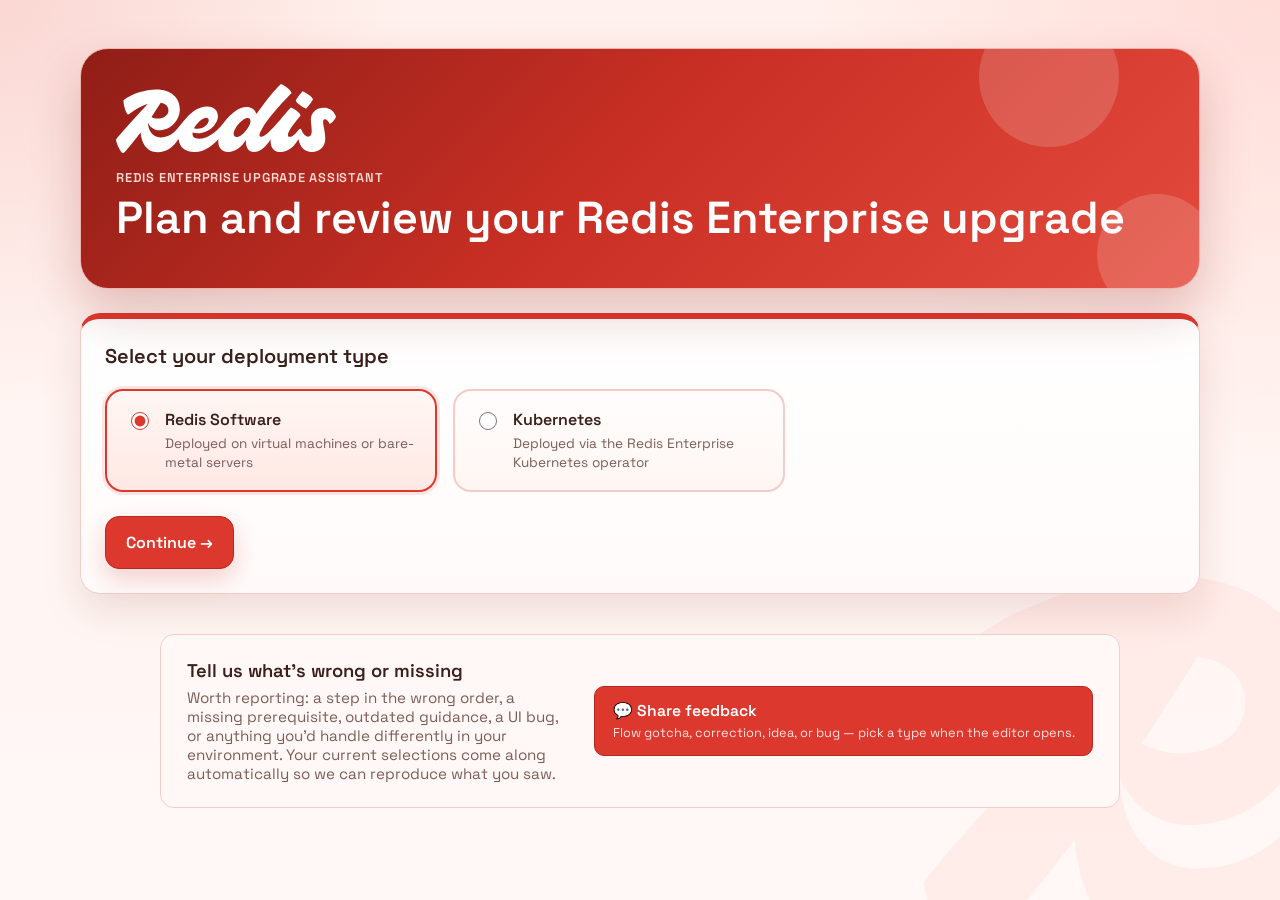
<file: index.html>
<!DOCTYPE html>
<html lang="en">
  <head>
    <meta charset="UTF-8" />
    <meta name="viewport" content="width=device-width, initial-scale=1.0" />
    <title>Redis Enterprise Upgrade Pathfinder</title>
    <link rel="stylesheet" href="styles.css" />
  </head>
  <body>
    <main class="page-shell">
      <section class="hero">
        <img
          class="hero-logo"
          src="./assets/images/SVG/Redis_Logo_White_RGB.svg"
          alt="Redis"
        />
        <p class="eyebrow">Redis Enterprise upgrade assistant</p>
        <h1>Plan and review your Redis Enterprise upgrade</h1>
      </section>

      <section class="card controls-card" aria-labelledby="landing-title">
        <div class="card-heading">
          <h2 id="landing-title">Select your deployment type</h2>
        </div>

        <div class="landing-options" role="radiogroup" aria-labelledby="landing-title">
          <label class="landing-option">
            <input type="radio" name="deployment-type" value="redis-software" checked />
            <span class="landing-option-body">
              <span class="landing-option-title">Redis Software</span>
              <span class="landing-option-description">Deployed on virtual machines or bare-metal servers</span>
            </span>
          </label>
          <label class="landing-option">
            <input type="radio" name="deployment-type" value="kubernetes" />
            <span class="landing-option-body">
              <span class="landing-option-title">Kubernetes</span>
              <span class="landing-option-description">Deployed via the Redis Enterprise Kubernetes operator</span>
            </span>
          </label>
        </div>

        <div class="form-actions" style="margin-top: 1.5rem;">
          <button id="continue-button" class="primary-button" type="button">Continue →</button>
        </div>
      </section>
    </main>

    <script>
      document.getElementById('continue-button').addEventListener('click', function () {
        const selected = document.querySelector('input[name="deployment-type"]:checked');
        if (!selected) return;
        sessionStorage.removeItem('pathfinder_selections');
        window.location.href = selected.value === 'kubernetes' ? 'kubernetes.html' : 'redis-software.html';
      });
    </script>
    <!-- feedback-form-trial: remove this line to disable the feedback widget -->
    <script type="module" src="feedback.js"></script>
  </body>
</html>
</file>
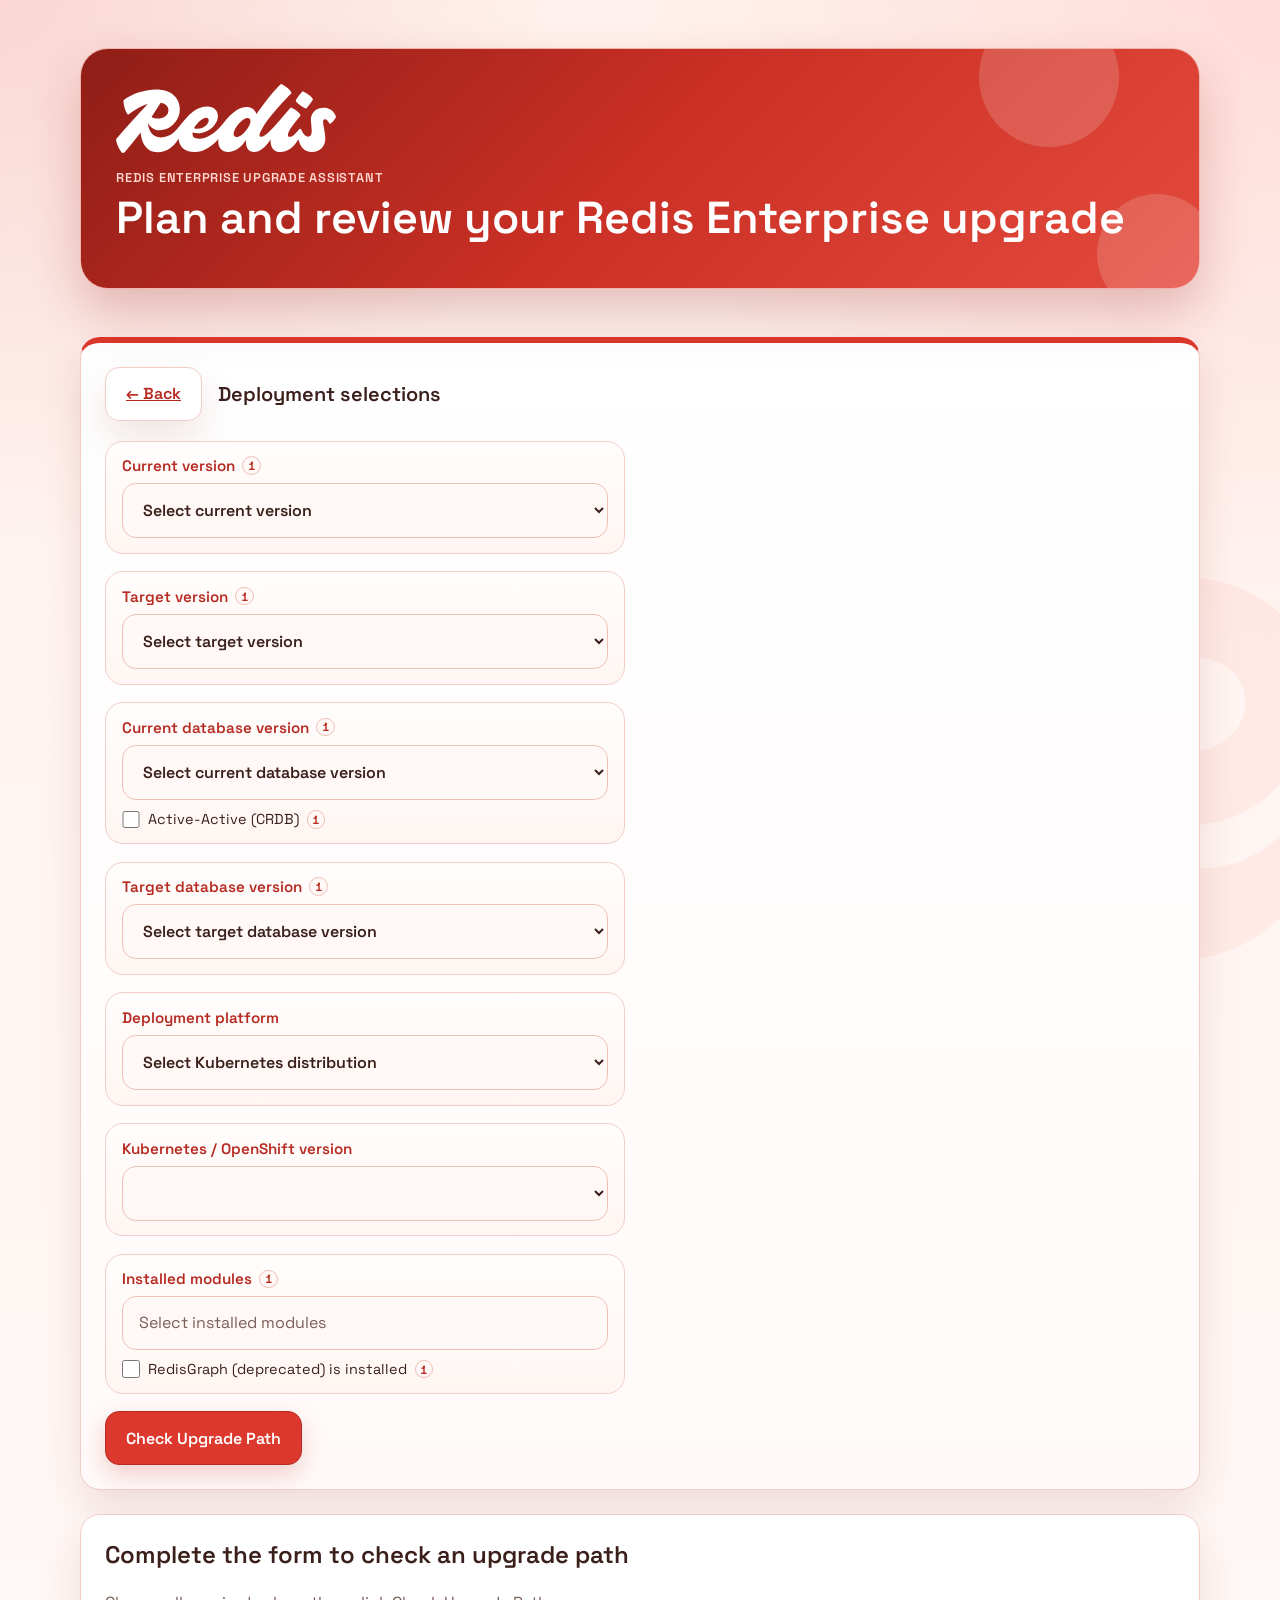
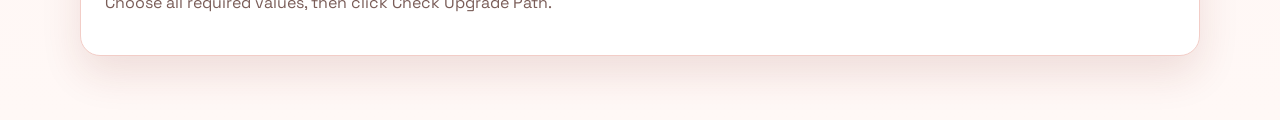
<file: kubernetes.html>
<!DOCTYPE html>
<html lang="en">
  <head>
    <meta charset="UTF-8" />
    <meta name="viewport" content="width=device-width, initial-scale=1.0" />
    <title>Kubernetes Upgrade · Redis Enterprise Upgrade Pathfinder</title>
    <link rel="stylesheet" href="styles.css" />
  </head>
  <body data-page-type="kubernetes">
    <main class="page-shell">
      <section id="form-view" class="view-stack">
        <section class="hero">
          <img
            class="hero-logo"
            src="./assets/images/SVG/Redis_Logo_White_RGB.svg"
            alt="Redis"
          />
          <p class="eyebrow">Redis Enterprise upgrade assistant</p>
          <h1>Plan and review your Redis Enterprise upgrade</h1>
        </section>

        <section class="card controls-card" aria-labelledby="controls-title">
          <div class="card-heading">
            <a href="index.html" class="secondary-button">← Back</a>
            <h2 id="controls-title">Deployment selections</h2>
          </div>

          <form class="controls-grid" aria-label="Upgrade selections">
          <div class="field field-with-help">
            <div class="field-label-row">
              <label for="source-version" class="field-label">Current version</label>
              <button
                type="button"
                class="field-help-toggle"
                aria-label="How to find the current cluster version"
                aria-controls="source-version-help"
                aria-expanded="false"
              >
                i
              </button>
            </div>
            <select id="source-version"></select>
            <p id="source-version-eol" class="field-eol-hint" hidden></p>
            <aside id="source-version-help" class="field-help-panel" hidden>
              Check the current cluster version with <a href="https://redis.io/docs/latest/operate/rs/references/cli-utilities/rladmin/status/" target="_blank" rel="noreferrer">rladmin status</a> or <a href="https://redis.io/docs/latest/operate/rs/references/rest-api/" target="_blank" rel="noreferrer">REST API</a>
              <code class="field-command">curl -k -u &lt;user&gt;:&lt;password&gt; https://&lt;cluster-host&gt;:9443/v1/nodes | jq -r '.[0].software_version'</code>
              <span class="field-example">Example returned software_version: 7.22.2-41</span>
            </aside>
          </div>

          <div class="field field-with-help">
            <div class="field-label-row">
              <label for="target-version" class="field-label">Target version</label>
              <button
                type="button"
                class="field-help-toggle"
                aria-label="How to choose the target cluster version"
                aria-controls="target-version-help"
                aria-expanded="false"
              >
                i
              </button>
            </div>
            <select id="target-version"></select>
            <aside id="target-version-help" class="field-help-panel" hidden>
              Check <a href="https://redis.io/docs/latest/operate/kubernetes/release-notes/" target="_blank" rel="noreferrer">Redis Enterprise for Kubernetes release notes</a> for the version you plan to upgrade to so you can review version-specific changes and upgrade considerations
            </aside>
          </div>

          <div class="field field-with-help">
            <div class="field-label-row">
              <label for="database-version" class="field-label">Current database version</label>
              <button
                type="button"
                class="field-help-toggle"
                aria-label="How to choose the current database version"
                aria-controls="database-version-help"
                aria-expanded="false"
              >
                i
              </button>
            </div>
            <select id="database-version"></select>
            <aside id="database-version-help" class="field-help-panel field-help-panel-wide" hidden>
              Check the current database version with <a href="https://redis.io/docs/latest/operate/rs/references/cli-utilities/rladmin/status/" target="_blank" rel="noreferrer">rladmin status extra all</a> or <a href="https://redis.io/docs/latest/operate/rs/references/rest-api/" target="_blank" rel="noreferrer">REST API</a>
              <code class="field-command">curl -k -u &lt;user&gt;:&lt;password&gt; https://&lt;cluster-host&gt;:9443/v1/bdbs | jq '.[] | {name, uid, redis_version}'</code>
              <span class="field-example">Example returned redis_version: 7.4.3</span>
            </aside>
            <div class="active-active-row">
              <label class="active-active-label">
                <input type="checkbox" id="active-active" />
                Active-Active (CRDB)
              </label>
              <button
                type="button"
                class="field-help-toggle"
                aria-label="What is Active-Active (CRDB)"
                aria-controls="active-active-help"
                aria-expanded="false"
              >
                i
              </button>
            </div>
            <aside id="active-active-help" class="field-help-panel field-help-panel-wide" hidden>
              <span>Active-Active databases, also known as CRDB (Conflict-free Replicated Databases), replicate data across multiple Redis Enterprise clusters in different geographic locations. Each participating cluster holds a full copy of the data and can accept both read and write operations locally.</span>
              <span>Upgrading an Active-Active deployment requires a dedicated procedure that coordinates the upgrade across all participating clusters. All clusters must be upgraded to the target Redis Enterprise version before the CRDB configuration itself is upgraded.</span>
            </aside>
          </div>

          <div class="field field-with-help">
            <div class="field-label-row">
              <label for="target-database-version" class="field-label">Target database version</label>
              <button
                type="button"
                class="field-help-toggle"
                aria-label="How to choose the target database version"
                aria-controls="target-database-version-help"
                aria-expanded="false"
              >
                i
              </button>
            </div>
            <select id="target-database-version"></select>
            <aside id="target-database-version-help" class="field-help-panel field-help-panel-wide" hidden>
              The database version you plan to run after the upgrade. Only versions bundled with your target Redis Enterprise version and newer than your current database are offered. Pathfinder reports the Redis Community Edition breaking changes introduced across this jump so you can review command and behavior changes before upgrading.
            </aside>
          </div>

          <div id="k8s-distribution-field" class="field">
            <label for="k8s-distribution" class="field-label">Deployment platform</label>
            <select id="k8s-distribution"></select>
          </div>

          <div id="k8s-version-field" class="field" hidden>
            <label for="k8s-version" class="field-label">Kubernetes / OpenShift version</label>
            <select id="k8s-version"></select>
          </div>


          <div class="field field-with-help">
            <div class="field-label-row">
              <span id="installed-modules-label" class="field-label">Installed modules</span>
              <button
                type="button"
                class="field-help-toggle"
                aria-label="How to find installed modules"
                aria-controls="installed-modules-help"
                aria-expanded="false"
              >
                i
              </button>
            </div>
            <div
              id="installed-modules"
              class="module-selector"
              role="group"
              aria-labelledby="installed-modules-label"
              aria-disabled="true"
            ></div>
            <aside id="installed-modules-help" class="field-help-panel field-help-panel-wide" hidden>
              Check installed modules with <a href="https://redis.io/docs/latest/operate/rs/references/rest-api/" target="_blank" rel="noreferrer">REST API</a>
              <code class="field-command">curl -k -u &lt;user&gt;:&lt;password&gt; https://&lt;cluster-host&gt;:9443/v1/bdbs | jq '.[] | {name, uid, redis_version, module_list}'</code>
            </aside>
            <div id="redis-graph-field">
              <div class="checkbox-row">
                <label class="checkbox-label">
                  <input type="checkbox" id="redis-graph" />
                  RedisGraph (deprecated) is installed
                </label>
                <button
                  type="button"
                  class="field-help-toggle"
                  aria-label="Why RedisGraph matters for the upgrade"
                  aria-controls="redis-graph-help"
                  aria-expanded="false"
                >
                  i
                </button>
              </div>
              <aside id="redis-graph-help" class="field-help-panel field-help-panel-wide" hidden>
                <span>RedisGraph is end-of-life: Redis ended support for it on January 31, 2025. Tick this if any database has the <code>graph</code> module.</span>
              </aside>
            </div>
          </div>

            <div class="form-actions">
              <button id="update-guide" class="primary-button" type="button">Check Upgrade Path</button>
            </div>
          </form>
        </section>

        <section id="form-output" class="guide-output" aria-live="polite"></section>
      </section>
    </main>

    <script type="module" src="app.js"></script>
  </body>
</html>
</file>
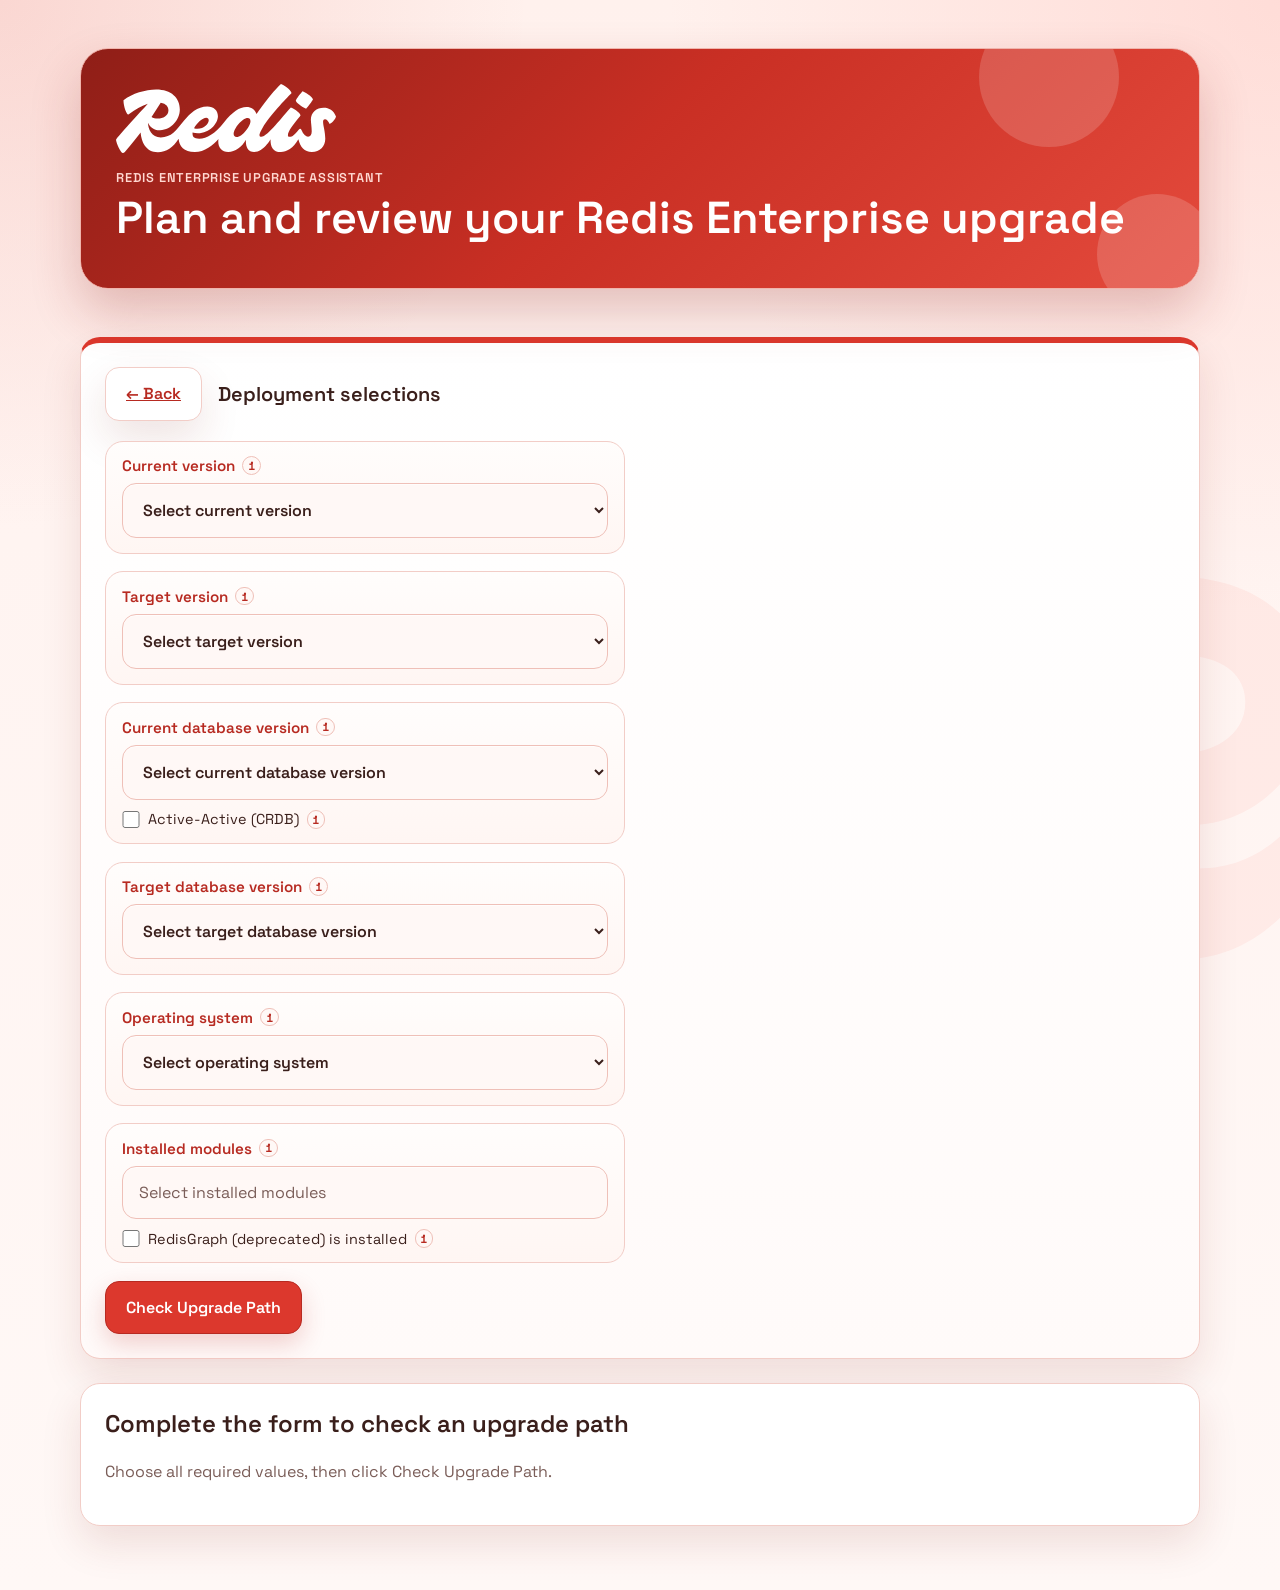
<file: redis-software.html>
<!DOCTYPE html>
<html lang="en">
  <head>
    <meta charset="UTF-8" />
    <meta name="viewport" content="width=device-width, initial-scale=1.0" />
    <title>Redis Software Upgrade · Redis Enterprise Upgrade Pathfinder</title>
    <link rel="stylesheet" href="styles.css" />
  </head>
  <body data-page-type="redis-software">
    <main class="page-shell">
      <section id="form-view" class="view-stack">
        <section class="hero">
          <img
            class="hero-logo"
            src="./assets/images/SVG/Redis_Logo_White_RGB.svg"
            alt="Redis"
          />
          <p class="eyebrow">Redis Enterprise upgrade assistant</p>
          <h1>Plan and review your Redis Enterprise upgrade</h1>
        </section>

        <section class="card controls-card" aria-labelledby="controls-title">
          <div class="card-heading">
            <a href="index.html" class="secondary-button">← Back</a>
            <h2 id="controls-title">Deployment selections</h2>
          </div>

          <form class="controls-grid" aria-label="Upgrade selections">
          <div class="field field-with-help">
            <div class="field-label-row">
              <label for="source-version" class="field-label">Current version</label>
              <button
                type="button"
                class="field-help-toggle"
                aria-label="How to find the current cluster version"
                aria-controls="source-version-help"
                aria-expanded="false"
              >
                i
              </button>
            </div>
            <select id="source-version"></select>
            <p id="source-version-eol" class="field-eol-hint" hidden></p>
            <aside id="source-version-help" class="field-help-panel" hidden>
              Check the current cluster version with <a href="https://redis.io/docs/latest/operate/rs/references/cli-utilities/rladmin/status/" target="_blank" rel="noreferrer">rladmin status</a> or <a href="https://redis.io/docs/latest/operate/rs/references/rest-api/" target="_blank" rel="noreferrer">REST API</a>
              <code class="field-command">curl -k -u &lt;user&gt;:&lt;password&gt; https://&lt;cluster-host&gt;:9443/v1/nodes | jq -r '.[0].software_version'</code>
              <span class="field-example">Example returned software_version: 7.22.2-41</span>
            </aside>
          </div>

          <div class="field field-with-help">
            <div class="field-label-row">
              <label for="target-version" class="field-label">Target version</label>
              <button
                type="button"
                class="field-help-toggle"
                aria-label="How to choose the target cluster version"
                aria-controls="target-version-help"
                aria-expanded="false"
              >
                i
              </button>
            </div>
            <select id="target-version"></select>
            <aside id="target-version-help" class="field-help-panel" hidden>
              Check <a href="https://redis.io/docs/latest/operate/rs/release-notes/" target="_blank" rel="noreferrer">Redis Enterprise release notes</a> for the version you plan to upgrade to so you can review version-specific changes and upgrade considerations
            </aside>
          </div>

          <div class="field field-with-help">
            <div class="field-label-row">
              <label for="database-version" class="field-label">Current database version</label>
              <button
                type="button"
                class="field-help-toggle"
                aria-label="How to choose the current database version"
                aria-controls="database-version-help"
                aria-expanded="false"
              >
                i
              </button>
            </div>
            <select id="database-version"></select>
            <aside id="database-version-help" class="field-help-panel field-help-panel-wide" hidden>
              Check the current database version with <a href="https://redis.io/docs/latest/operate/rs/references/cli-utilities/rladmin/status/" target="_blank" rel="noreferrer">rladmin status extra all</a> or <a href="https://redis.io/docs/latest/operate/rs/references/rest-api/" target="_blank" rel="noreferrer">REST API</a>
              <code class="field-command">curl -k -u &lt;user&gt;:&lt;password&gt; https://&lt;cluster-host&gt;:9443/v1/bdbs | jq '.[] | {name, uid, redis_version}'</code>
              <span class="field-example">Example returned redis_version: 7.4.3</span>
            </aside>
            <div class="active-active-row">
              <label class="active-active-label">
                <input type="checkbox" id="active-active" />
                Active-Active (CRDB)
              </label>
              <button
                type="button"
                class="field-help-toggle"
                aria-label="What is Active-Active (CRDB)"
                aria-controls="active-active-help"
                aria-expanded="false"
              >
                i
              </button>
            </div>
            <aside id="active-active-help" class="field-help-panel field-help-panel-wide" hidden>
              <span>Active-Active databases, also known as CRDB (Conflict-free Replicated Databases), replicate data across multiple Redis Enterprise clusters in different geographic locations. Each participating cluster holds a full copy of the data and can accept both read and write operations locally.</span>
              <span>Upgrading an Active-Active deployment requires a dedicated procedure that coordinates the upgrade across all participating clusters. All clusters must be upgraded to the target Redis Enterprise version before the CRDB configuration itself is upgraded.</span>
            </aside>
          </div>

          <div class="field field-with-help">
            <div class="field-label-row">
              <label for="target-database-version" class="field-label">Target database version</label>
              <button
                type="button"
                class="field-help-toggle"
                aria-label="How to choose the target database version"
                aria-controls="target-database-version-help"
                aria-expanded="false"
              >
                i
              </button>
            </div>
            <select id="target-database-version"></select>
            <aside id="target-database-version-help" class="field-help-panel field-help-panel-wide" hidden>
              The database version you plan to run after the upgrade. Only versions bundled with your target Redis Enterprise version and newer than your current database are offered. Pathfinder reports the Redis Community Edition breaking changes introduced across this jump so you can review command and behavior changes before upgrading.
            </aside>
          </div>

          <div id="os-field" class="field field-with-help">
            <div class="field-label-row">
              <label for="operating-system" class="field-label">Operating system</label>
              <button
                type="button"
                class="field-help-toggle"
                aria-label="How to find the operating system version"
                aria-controls="operating-system-help"
                aria-expanded="false"
              >
                i
              </button>
            </div>
            <select id="operating-system"></select>
            <aside id="operating-system-help" class="field-help-panel" hidden>
              <span>Check the OS version by running <code>cat /etc/os-release</code></span>
              <span aria-hidden="true">&nbsp;</span>
              <span>Example output:</span>
              <span class="field-example">NAME="Ubuntu"</span>
              <span class="field-example">VERSION="22.04.4 LTS (Jammy Jellyfish)"</span>
              <span class="field-example">VERSION_ID="22.04"</span>
            </aside>
          </div>

          <div class="field field-with-help">
            <div class="field-label-row">
              <span id="installed-modules-label" class="field-label">Installed modules</span>
              <button
                type="button"
                class="field-help-toggle"
                aria-label="How to find installed modules"
                aria-controls="installed-modules-help"
                aria-expanded="false"
              >
                i
              </button>
            </div>
            <div
              id="installed-modules"
              class="module-selector"
              role="group"
              aria-labelledby="installed-modules-label"
              aria-disabled="true"
            ></div>
            <aside id="installed-modules-help" class="field-help-panel field-help-panel-wide" hidden>
              Check installed modules with <a href="https://redis.io/docs/latest/operate/rs/references/rest-api/" target="_blank" rel="noreferrer">REST API</a>
              <code class="field-command">curl -k -u &lt;user&gt;:&lt;password&gt; https://&lt;cluster-host&gt;:9443/v1/bdbs | jq '.[] | {name, uid, redis_version, module_list}'</code>
            </aside>
            <div id="redis-graph-field">
              <div class="checkbox-row">
                <label class="checkbox-label">
                  <input type="checkbox" id="redis-graph" />
                  RedisGraph (deprecated) is installed
                </label>
                <button
                  type="button"
                  class="field-help-toggle"
                  aria-label="Why RedisGraph matters for the upgrade"
                  aria-controls="redis-graph-help"
                  aria-expanded="false"
                >
                  i
                </button>
              </div>
              <aside id="redis-graph-help" class="field-help-panel field-help-panel-wide" hidden>
                <span>RedisGraph is end-of-life: Redis ended support for it on January 31, 2025. Tick this if any database has the <code>graph</code> module.</span>
              </aside>
            </div>
          </div>

            <div class="form-actions">
              <button id="update-guide" class="primary-button" type="button">Check Upgrade Path</button>
            </div>
          </form>
        </section>

        <section id="form-output" class="guide-output" aria-live="polite"></section>
      </section>
    </main>

    <script type="module" src="app.js"></script>
  </body>
</html>
</file>
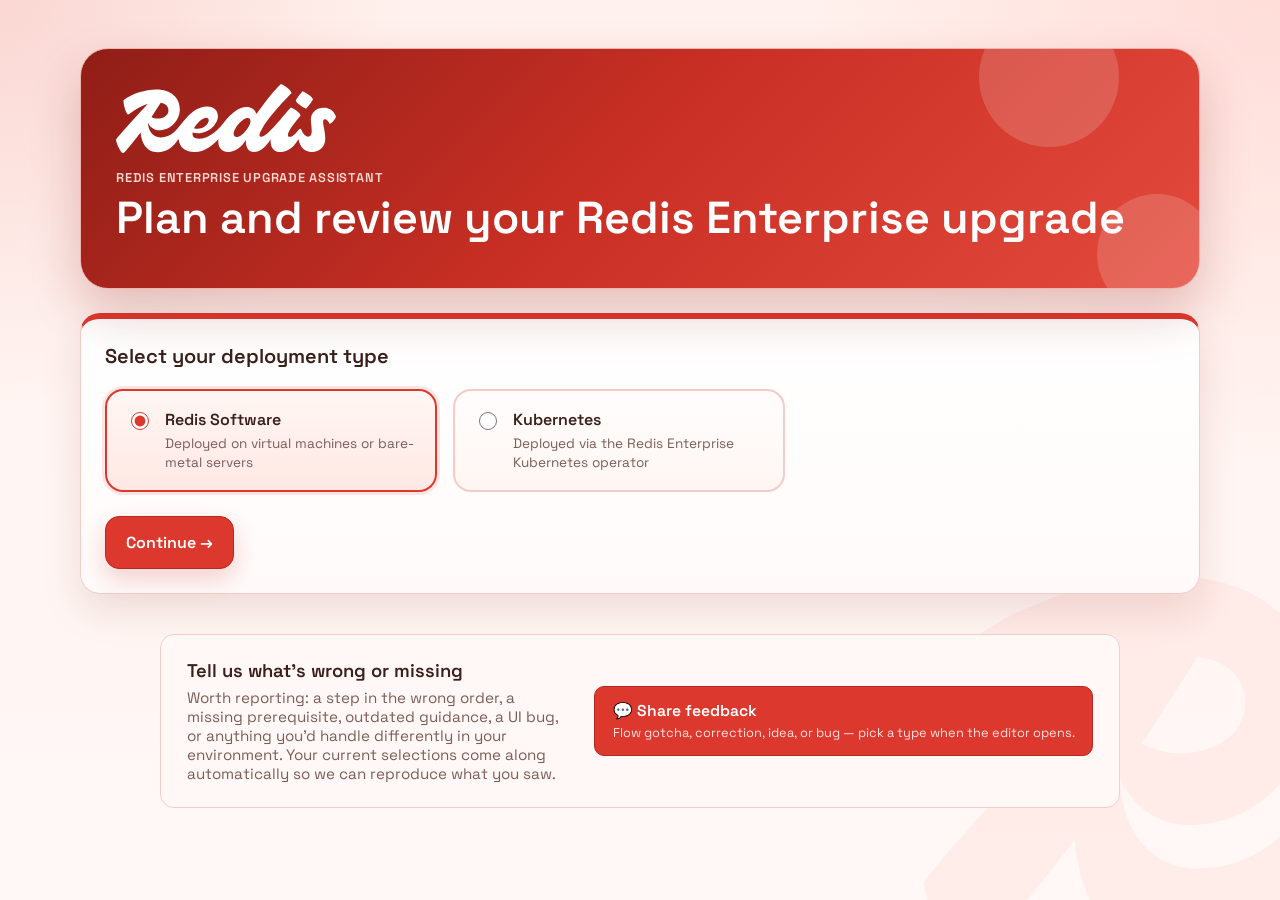
<file: results.html>
<!DOCTYPE html>
<html lang="en">
  <head>
    <meta charset="UTF-8" />
    <meta name="viewport" content="width=device-width, initial-scale=1.0" />
    <title>Upgrade Guidance · Redis Enterprise Upgrade Guide</title>
    <link rel="stylesheet" href="styles.css" />
  </head>
  <body>
    <main class="page-shell">
      <section class="hero">
        <img
          class="hero-logo"
          src="./assets/images/SVG/Redis_Logo_White_RGB.svg"
          alt="Redis"
        />
        <p class="eyebrow">Redis Enterprise upgrade assistant</p>
        <h1>Plan and review your Redis Enterprise upgrade</h1>
      </section>

      <section class="results-view">
        <section class="card results-hero" aria-labelledby="results-title">
          <div>
            <p class="eyebrow results-eyebrow">Upgrade guidance</p>
            <h1 id="results-title">Review your upgrade path</h1>
            <p class="status-copy results-intro">
              Generated recommendation for the selected Redis Enterprise environment.
            </p>
          </div>
          <div class="results-actions">
            <button id="edit-selections" class="secondary-button" type="button">Edit selections</button>
          </div>
        </section>

        <section class="card results-summary-card" aria-labelledby="results-summary-title">
          <div class="card-heading">
            <h2 id="results-summary-title">Selected inputs</h2>
          </div>
          <div id="results-summary" class="results-summary"></div>
        </section>

        <section id="os-upgrade-note" class="warning-panel" hidden>
          <p class="status-copy">
            <strong>Note:</strong> An OS upgrade may be required if your current operating system
            is not supported by the target Redis Enterprise version. Before starting the upgrade,
            verify OS compatibility using the
            <a href="https://redis.io/docs/latest/operate/rs/installing-upgrading/install/plan-deployment/supported-platforms/"
               target="_blank" rel="noreferrer">Supported platforms — Redis docs</a>.
          </p>
        </section>

        <section id="guide-output" class="guide-output" aria-live="polite"></section>

        <section id="process-summary" class="guide-panel process-summary" aria-labelledby="process-summary-title" hidden></section>

        <section id="breaking-changes-summary" class="guide-panel breaking-changes-summary" aria-labelledby="breaking-changes-summary-title" hidden></section>

        <section id="migration-reference" class="wizard-step-ref" hidden>
          <h4>Reference</h4>
          <a href="https://redis.io/docs/latest/operate/rs/databases/import-export/replica-of/" target="_blank" rel="noreferrer">
            Replica Of — Redis docs
          </a>
          <a href="https://redis.io/docs/latest/integrate/riot/" target="_blank" rel="noreferrer">
            RIOT-X — Redis docs
          </a>
        </section>

        <div id="start-upgrade-guide-wrapper" class="start-upgrade-guide-wrapper" hidden>
          <button id="start-upgrade-guide" class="primary-button start-upgrade-guide-button" type="button">Start upgrade guide →</button>
        </div>
      </section>
    </main>

    <script type="module" src="results.js"></script>
    <!-- feedback-form-trial: remove this line to disable the feedback widget -->
    <script type="module" src="feedback.js"></script>
  </body>
</html>
</file>
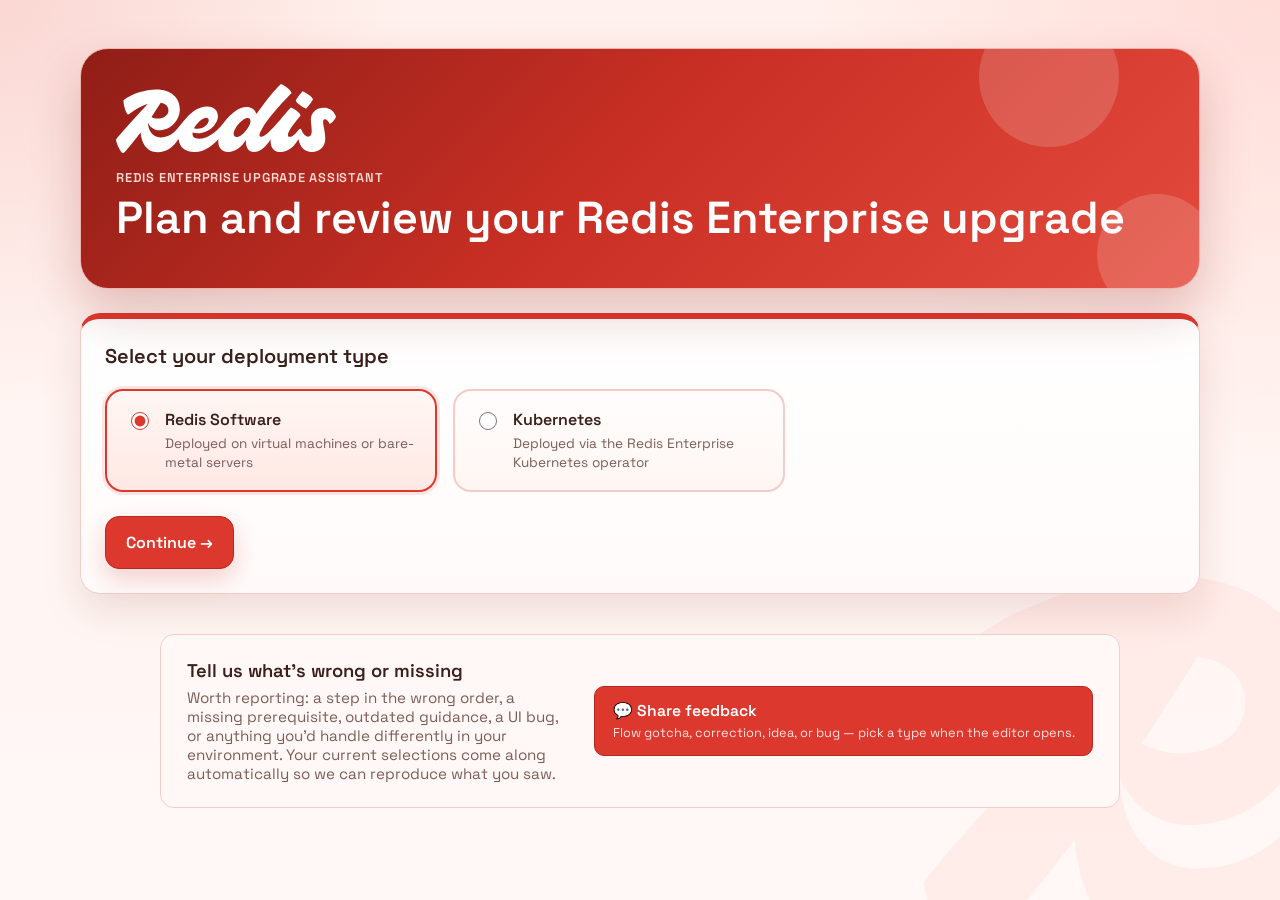
<file: summary.html>
<!DOCTYPE html>
<html lang="en">
  <head>
    <meta charset="UTF-8" />
    <meta name="viewport" content="width=device-width, initial-scale=1.0" />
    <title>Upgrade Summary · Redis Enterprise Upgrade Guide</title>
    <link rel="stylesheet" href="styles.css" />
  </head>
  <body>
    <main class="page-shell">
      <section class="hero">
        <img
          class="hero-logo"
          src="./assets/images/SVG/Redis_Logo_White_RGB.svg"
          alt="Redis"
        />
        <p class="eyebrow">Redis Enterprise upgrade assistant</p>
        <h1>Upgrade summary</h1>
      </section>

      <section class="results-view">
        <section class="card results-hero" aria-labelledby="summary-title">
          <div>
            <p class="eyebrow results-eyebrow">All steps</p>
            <h2 id="summary-title">What this upgrade covered</h2>
          </div>
          <div class="results-actions">
            <button id="back-to-guide" class="secondary-button" type="button">← Back to guide</button>
          </div>
        </section>

        <section id="summary-content" class="guide-panel wizard-summary" aria-live="polite"></section>
      </section>
    </main>

    <script type="module" src="summary.js"></script>
  </body>
</html>
</file>
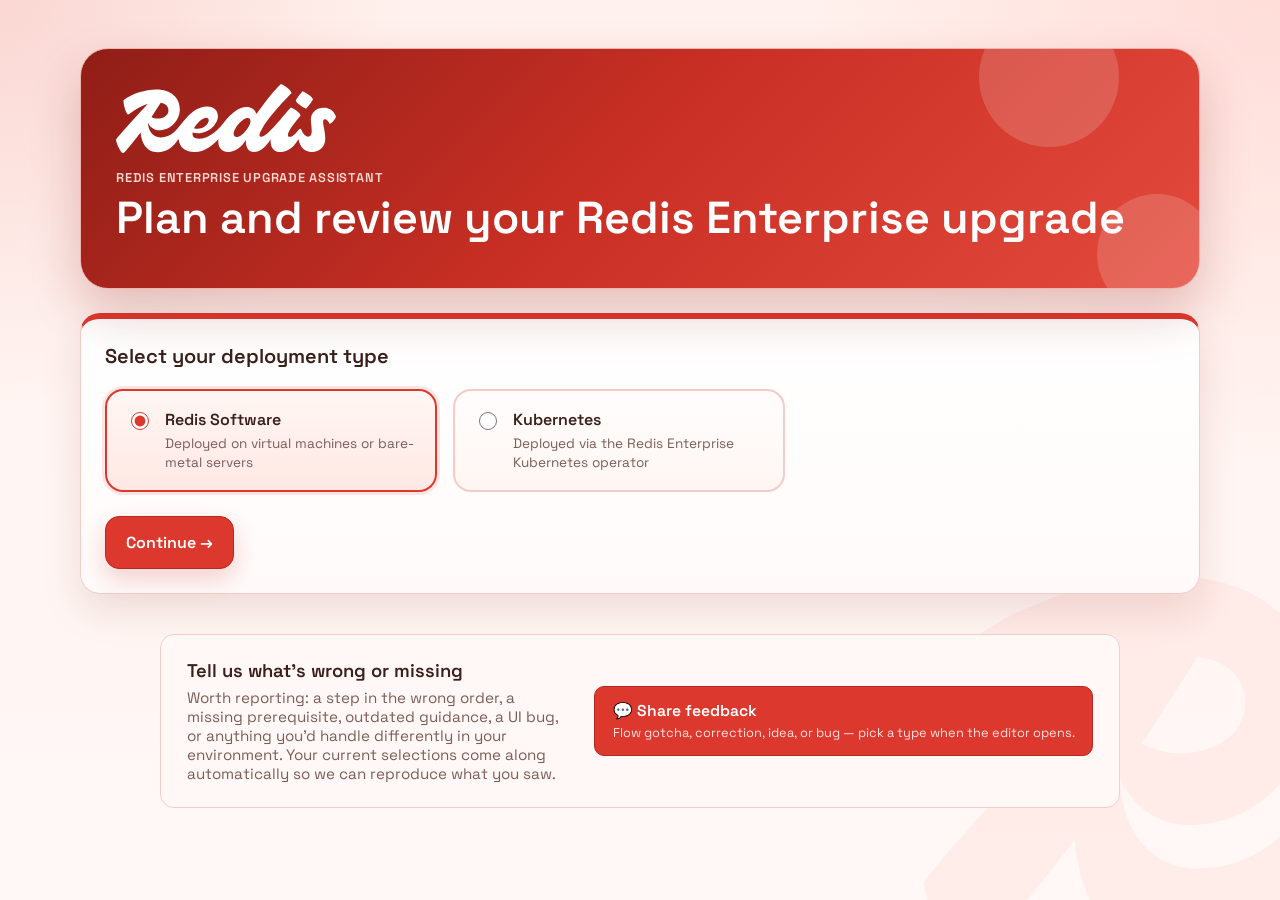
<file: upgrade.html>
<!DOCTYPE html>
<html lang="en">
  <head>
    <meta charset="UTF-8" />
    <meta name="viewport" content="width=device-width, initial-scale=1.0" />
    <title>Upgrade Guide · Redis Enterprise Upgrade Guide</title>
    <link rel="stylesheet" href="styles.css" />
  </head>
  <body>
    <main class="page-shell">
      <section class="hero">
        <img
          class="hero-logo"
          src="./assets/images/SVG/Redis_Logo_White_RGB.svg"
          alt="Redis"
        />
        <p class="eyebrow">Redis Enterprise upgrade assistant</p>
        <h1>Upgrade guide</h1>
      </section>

      <section class="results-view">
        <section class="card results-hero" aria-labelledby="upgrade-title">
          <div>
            <p class="eyebrow results-eyebrow">Step-by-step instructions</p>
            <h1 id="upgrade-title">Upgrade guide</h1>
            <p class="status-copy results-intro">
              Follow each step below to complete the Redis Enterprise upgrade.
            </p>
          </div>
          <div class="results-actions">
            <input
              id="prepared-for"
              class="prepared-for-input"
              type="text"
              maxlength="80"
              placeholder="Customer name (optional)"
              aria-label="Customer name for the exported PDF"
            />
            <button id="download-pdf" class="secondary-button" type="button">Download PDF</button>
            <button id="back-to-results" class="secondary-button" type="button">← Back to results</button>
          </div>
        </section>

        <section class="card results-summary-card" aria-labelledby="upgrade-summary-title">
          <div class="card-heading">
            <h2 id="upgrade-summary-title">Selected inputs</h2>
          </div>
          <div id="upgrade-summary" class="results-summary"></div>
        </section>

        <section id="path-selection" class="card" hidden>
          <div class="card-heading">
            <h2 id="path-selection-title">Select upgrade path</h2>
          </div>
          <div id="path-selection-content" class="path-selection-content"></div>
          <div class="path-selection-actions">
            <button id="path-selection-confirm" class="primary-button" type="button">Continue with selected path →</button>
          </div>
        </section>

        <section id="wizard" class="wizard" hidden>
          <div class="wizard-progress">
            <span id="wizard-step-indicator" class="wizard-step-indicator"></span>
            <div id="wizard-step-dots" class="wizard-step-dots"></div>
          </div>
          <div id="wizard-step-content" class="wizard-step-content"></div>
          <div class="wizard-nav">
            <button id="wizard-prev" class="secondary-button wizard-nav-button" type="button">← Previous</button>
            <button id="wizard-next" class="primary-button wizard-nav-button" type="button">Next →</button>
          </div>
        </section>
      </section>
    </main>

    <!-- Print-only document. Populated by upgrade.js when the user exports a PDF;
         hidden on screen and shown only under @media print (see styles.css). -->
    <div id="print-document" aria-hidden="true"></div>

    <script type="module" src="upgrade.js"></script>
    <!-- feedback-form-trial: remove this line to disable the feedback widget -->
    <script type="module" src="feedback.js"></script>
  </body>
</html>
</file>
<file: styles.css>
@font-face {
  font-family: 'Space Grotesk';
  src: url('./assets/fonts/Space_Grotesk/static/SpaceGrotesk-Regular.ttf') format('truetype');
  font-style: normal;
  font-weight: 400;
  font-display: swap;
}

@font-face {
  font-family: 'Space Grotesk';
  src: url('./assets/fonts/Space_Grotesk/static/SpaceGrotesk-SemiBold.ttf') format('truetype');
  font-style: normal;
  font-weight: 600;
  font-display: swap;
}

@font-face {
  font-family: 'Space Mono';
  src: url('./assets/fonts/Space_Mono/SpaceMono-Regular.ttf') format('truetype');
  font-style: normal;
  font-weight: 400;
  font-display: swap;
}

:root {
  color-scheme: light;
  --bg: #fff4f1;
  --surface: #ffffff;
  --surface-alt: #fff8f6;
  --border: #f2cdc7;
  --text: #3a1f1b;
  --muted: #7a5d58;
  --accent: #dc382d;
  --accent-strong: #b72a21;
  --accent-soft: #ffe0dc;
  --success: #1d7a46;
  --warning: #8f5a00;
  --warning-bg: #fff4d6;
  --danger: #9a2d2d;
  --danger-bg: #ffe3e3;
  --shadow: 0 18px 40px rgba(126, 35, 28, 0.12);
  font-family: 'Space Grotesk', Inter, ui-sans-serif, system-ui, -apple-system, BlinkMacSystemFont, sans-serif;
}

* {
  box-sizing: border-box;
}

body {
  position: relative;
  margin: 0;
  min-height: 100vh;
  background:
    radial-gradient(circle at top left, rgba(220, 56, 45, 0.14), transparent 26%),
    radial-gradient(circle at top right, rgba(255, 168, 160, 0.28), transparent 30%),
    linear-gradient(180deg, #fff1ed 0%, var(--bg) 34%, #fff8f6 100%);
  color: var(--text);
  font-family: 'Space Grotesk', Inter, ui-sans-serif, system-ui, -apple-system, BlinkMacSystemFont, sans-serif;
  overflow-x: hidden;
}

body::before {
  content: '';
  position: fixed;
  right: -4rem;
  bottom: -5rem;
  width: min(34vw, 420px);
  height: min(34vw, 420px);
  background: url('./assets/images/SVG/Redis_Mark_Red_RGB.svg') center / contain no-repeat;
  opacity: 0.06;
  pointer-events: none;
  z-index: 0;
}

button,
select {
  font: inherit;
}

.page-shell {
  position: relative;
  z-index: 1;
  width: min(1120px, calc(100% - 2rem));
  margin: 0 auto;
  padding: 3rem 0 4rem;
}

.view-stack,
.results-view {
  display: grid;
  gap: 1.5rem;
}

/* Grid items default to min-width: auto, which lets wide content (long code
   lines, tables) stretch a panel past the viewport instead of staying inside
   it. Pin the floor to 0 so children constrain and scroll internally. */
.view-stack > *,
.results-view > * {
  min-width: 0;
}

.hero {
  position: relative;
  margin-bottom: 1.5rem;
  padding: 2.2rem;
  overflow: hidden;
  border: 1px solid #f0b4ac;
  border-radius: 28px;
  background: linear-gradient(135deg, #8f1e17 0%, #c92f24 48%, #e44a3c 100%);
  box-shadow: 0 24px 50px rgba(143, 30, 23, 0.24);
}

.hero-logo {
  position: relative;
  z-index: 1;
  display: block;
  width: clamp(144px, 18vw, 220px);
  max-width: 100%;
  margin-bottom: 1rem;
}

.hero::before,
.hero::after {
  content: '';
  position: absolute;
  border-radius: 50%;
  opacity: 0.18;
  background: rgba(255, 255, 255, 0.9);
}

.hero::before {
  top: -42px;
  right: 80px;
  width: 140px;
  height: 140px;
}

.hero::after {
  right: -18px;
  bottom: -26px;
  width: 120px;
  height: 120px;
}

.eyebrow {
  margin: 0 0 0.5rem;
  position: relative;
  z-index: 1;
  color: #ffd8d1;
  font-weight: 700;
  letter-spacing: 0.06em;
  text-transform: uppercase;
  font-size: 0.8rem;
}

h1,
h2,
h3,
h4,
p {
  margin-top: 0;
}

h1,
h2,
h3,
h4,
.eyebrow,
.card-heading h2 {
  font-family: 'Space Grotesk', Inter, ui-sans-serif, system-ui, sans-serif;
  font-weight: 600;
}

h1 {
  position: relative;
  z-index: 1;
  margin-bottom: 0.75rem;
  font-size: clamp(1.9rem, 3.5vw, 2.85rem);
  line-height: 1.05;
  color: #ffffff;
}

.card,
.guide-panel,
.guide-section {
  background: var(--surface);
  border: 1px solid var(--border);
  border-radius: 20px;
  box-shadow: var(--shadow);
}

.controls-card {
  padding: 1.5rem;
  border-top: 6px solid var(--accent);
  background: linear-gradient(180deg, #ffffff 0%, #fffaf9 100%);
}

.card-heading {
  display: flex;
  gap: 1rem;
  align-items: center;
  margin-bottom: 1.25rem;
}

.card-heading h2 {
  margin-bottom: 0;
  font-size: 1.25rem;
}

.controls-grid {
  display: grid;
  grid-template-columns: 1fr;
  gap: 1.1rem;
  max-width: 520px;
}

.form-actions {
  display: flex;
  justify-content: flex-start;
}

.results-actions {
  display: flex;
  justify-content: flex-start;
}

.results-hero {
  display: flex;
  align-items: flex-start;
  justify-content: space-between;
  gap: 1rem;
  padding: 1.5rem;
}

.results-eyebrow {
  color: var(--accent-strong);
}

.results-intro {
  margin-bottom: 0;
}

.field {
  display: grid;
  gap: 0.5rem;
  font-weight: 600;
  position: relative;
  padding: 0.9rem 1rem;
  border: 1px solid var(--border);
  border-radius: 18px;
  background: linear-gradient(180deg, #fffdfc 0%, #fff6f3 100%);
}

.field > span,
.field-label {
  font-size: 0.95rem;
  color: var(--accent-strong);
}

.active-active-row,
.checkbox-row {
  display: flex;
  align-items: center;
  gap: 0.5rem;
  margin-top: 0.15rem;
}

.active-active-label,
.checkbox-label {
  display: inline-flex;
  align-items: center;
  gap: 0.5rem;
  font-size: 0.9rem;
  font-weight: 400;
  color: var(--text);
  cursor: pointer;
}

.active-active-label input[type='checkbox'],
.checkbox-label input[type='checkbox'] {
  width: 1.1rem;
  height: 1.1rem;
  margin: 0;
  accent-color: var(--accent);
  cursor: pointer;
}

.active-active-panel ol {
  margin: 0.5rem 0 0;
  padding-left: 1.2rem;
  color: var(--text);
  line-height: 1.65;
}

.active-active-panel li + li {
  margin-top: 0.45rem;
}

.field-label-row {
  display: inline-flex;
  align-items: center;
  gap: 0.45rem;
}

.field-help-toggle {
  display: inline-flex;
  align-items: center;
  justify-content: center;
  width: 1.15rem;
  height: 1.15rem;
  border: 1px solid #efc0b8;
  border-radius: 999px;
  background: var(--surface-alt);
  color: var(--accent-strong);
  font-family: 'Space Mono', monospace;
  font-size: 0.72rem;
  line-height: 1;
  cursor: pointer;
  padding: 0;
}

.field-help-panel {
  position: absolute;
  top: 0.8rem;
  left: calc(100% + 1rem);
  z-index: 20;
  width: min(28rem, calc(100vw - 4rem));
  padding: 0.95rem 1rem;
  border: 1px solid var(--border);
  border-radius: 18px;
  background: linear-gradient(180deg, #ffffff 0%, #fffaf9 100%);
  box-shadow: 0 18px 34px rgba(68, 17, 10, 0.14);
  gap: 0.4rem;
  font-size: 0.78rem;
  font-weight: 400;
  line-height: 1.45;
  color: var(--muted);
}

.field-help-panel-wide {
  width: min(32rem, calc(100vw - 4rem));
}

.field-with-help.help-open .field-help-panel {
  display: grid;
}

.field-help-toggle:hover,
.field-help-toggle:focus,
.field-with-help.help-open .field-help-toggle {
  box-shadow: 0 0 0 3px rgba(220, 56, 45, 0.14);
  outline: none;
}

.field-help-panel a {
  color: var(--accent-strong);
}

.field-eol-hint {
  margin: 0.45rem 0 0;
  font-size: 0.82rem;
  color: var(--warning);
}

.field-command,
.field-example {
  font-family: 'Space Mono', monospace;
  font-size: 0.76rem;
}

.field-command {
  display: block;
  overflow-wrap: break-word;
}

@media (max-width: 900px) {
  .field-help-panel {
    top: calc(100% + 0.55rem);
    left: 0;
  }
}

.field select {
  width: 100%;
  padding: 0.95rem 1rem;
  border: 1px solid #efc0b8;
  border-radius: 14px;
  background: var(--surface-alt);
  color: var(--text);
  box-shadow: inset 0 1px 0 rgba(255, 255, 255, 0.7);
}

.module-selector {
  display: grid;
  gap: 0.7rem;
  width: 100%;
  padding: 0.95rem 1rem;
  border: 1px solid #efc0b8;
  border-radius: 14px;
  background: var(--surface-alt);
  color: var(--text);
  box-shadow: inset 0 1px 0 rgba(255, 255, 255, 0.7);
}

.module-selector[aria-disabled='true'] {
  color: var(--muted);
}

.module-selector:focus-within {
  outline: 3px solid rgba(220, 56, 45, 0.18);
  outline-offset: 2px;
}

.module-selector-placeholder,
.module-selector-empty,
.module-selector-helper,
.module-option-meta {
  font-weight: 400;
  color: var(--muted);
}

.module-selector-list {
  display: grid;
  gap: 0.7rem;
}

.module-option {
  display: grid;
  grid-template-columns: auto 1fr;
  gap: 0.7rem;
  align-items: start;
  font-weight: 400;
  color: var(--text);
}

.module-option input {
  margin: 0.18rem 0 0;
  accent-color: var(--accent);
}

.module-option-copy {
  display: grid;
  gap: 0.18rem;
}

.module-option-label {
  color: var(--text);
}

.module-option-meta,
.module-selector-helper,
.module-selector-empty {
  font-size: 0.82rem;
  line-height: 1.45;
}

code {
  font-family: 'Space Mono', ui-monospace, SFMono-Regular, Menlo, Consolas, monospace;
  font-size: 0.95em;
}

.field select:focus {
  outline: 3px solid rgba(220, 56, 45, 0.18);
  outline-offset: 2px;
}

.primary-button {
  border: 1px solid var(--accent-strong);
  border-radius: 14px;
  padding: 0.95rem 1.25rem;
  background: var(--accent);
  color: #ffffff;
  font-weight: 600;
  box-shadow: 0 10px 24px rgba(183, 42, 33, 0.2);
  cursor: pointer;
}

.primary-button:hover {
  background: var(--accent-strong);
}

.secondary-button {
  border: 1px solid var(--border);
  border-radius: 14px;
  padding: 0.95rem 1.25rem;
  background: var(--surface);
  color: var(--accent-strong);
  font-weight: 600;
  box-shadow: var(--shadow);
  cursor: pointer;
}

.secondary-button:hover {
  background: #fff6f3;
}

.primary-button:focus {
  outline: 3px solid rgba(220, 56, 45, 0.18);
  outline-offset: 2px;
}

.secondary-button:focus {
  outline: 3px solid rgba(220, 56, 45, 0.18);
  outline-offset: 2px;
}

.guide-output {
  display: grid;
  gap: 1.25rem;
}

.start-upgrade-guide-wrapper {
  display: flex;
  justify-content: center;
  margin-top: 0.5rem;
}

.start-upgrade-guide-button {
  font-size: 1rem;
  padding: 1rem 2rem;
}

.guide-panel {
  padding: 1.5rem;
}

.results-summary-card {
  padding: 1.5rem;
}

.results-summary-list {
  margin: 0;
  display: grid;
  grid-template-columns: repeat(auto-fit, minmax(220px, 1fr));
  gap: 0.9rem 1.25rem;
}

.results-summary-list div {
  display: grid;
  gap: 0.2rem;
}

.results-summary-list dt {
  color: var(--accent-strong);
  font-size: 0.85rem;
  font-weight: 700;
}

.results-summary-list dd {
  margin: 0;
  color: var(--muted);
  line-height: 1.5;
}

.guide-title-row {
  display: flex;
  gap: 0;
  align-items: center;
}

.guide-title-row h2 {
  margin-bottom: 0;
}

.guide-section,
.reference-card {
  border: 1px solid var(--border);
  border-radius: 18px;
  background: #fffdfc;
}

.guide-section p,
.status-copy,
.unsupported-copy,
.reference-card p {
  color: var(--muted);
  line-height: 1.6;
}

.process-summary-steps {
  margin: 1rem 0 0;
  padding-left: 2.25rem;
  font-size: 1.05rem;
  line-height: 1.6;
  color: var(--text);
  list-style: decimal;
}

.process-summary-steps li {
  margin-bottom: 0.6rem;
  padding-left: 0.35rem;
}

.process-summary-steps li:last-child {
  margin-bottom: 0;
}

.process-summary-steps li::marker {
  color: var(--accent-strong);
  font-weight: 600;
}

.process-summary-steps strong {
  color: var(--accent-strong);
  font-weight: 600;
}

.process-summary-option {
  margin-top: 1.25rem;
  padding: 1rem 1.1rem;
  background: var(--surface-alt);
  border: 1px solid var(--border);
  border-radius: 10px;
}

.process-summary-option:first-of-type {
  margin-top: 1rem;
}

.process-summary-option .process-summary-steps {
  margin-top: 0.5rem;
}

.process-summary-option-title {
  margin: 0;
  font-size: 1rem;
  font-weight: 600;
  color: var(--accent-strong);
  letter-spacing: 0.02em;
  text-transform: uppercase;
}

.process-summary-guidance {
  margin-top: 0.85rem;
  display: flex;
  flex-direction: column;
  gap: 0.6rem;
  font-size: 0.95rem;
  line-height: 1.55;
}

.process-summary-pros,
.process-summary-cons {
  padding: 0.65rem 0.85rem;
  border-radius: 8px;
  background: var(--surface);
  border: 1px solid var(--border);
}

.process-summary-pros {
  border-left: 3px solid var(--success);
}

.process-summary-cons {
  border-left: 3px solid var(--warning);
  background: var(--warning-bg);
}

.process-summary-guidance-label {
  display: block;
  font-weight: 600;
  margin-bottom: 0.3rem;
  color: var(--text);
}

.process-summary-pros .process-summary-guidance-label {
  color: var(--success);
}

.process-summary-cons .process-summary-guidance-label {
  color: var(--warning);
}

.process-summary-pros ul,
.process-summary-cons ul {
  margin: 0;
  padding-left: 1.15rem;
}

.process-summary-pros li,
.process-summary-cons li {
  margin: 0.15rem 0;
}

.guide-section {
  padding: 1.1rem 1rem;
}

.guide-section ol,
.guide-section ul,
.unsupported-panel ul,
.reference-list {
  margin: 0;
  padding-left: 1.2rem;
  color: var(--text);
  line-height: 1.65;
}

.guide-section li + li,
.unsupported-panel li + li,
.reference-list li + li {
  margin-top: 0.45rem;
}

.warning-panel,
.unsupported-panel {
  padding: 1.15rem 1rem;
  border-radius: 18px;
}

.warning-panel {
  margin-top: 1.25rem;
  background: var(--warning-bg);
  border: 1px solid #f1d48a;
}

.warning-panel h3,
.unsupported-panel h3 {
  margin-bottom: 0.5rem;
}

.unsupported-panel {
  background: var(--danger-bg);
  border: 1px solid #f1b2b2;
}

.references {
  margin-top: 1.25rem;
}

.reference-list a {
  color: var(--accent);
  text-decoration: none;
}

.reference-list a:hover {
  text-decoration: underline;
}

/* ---------------------------------------------------------------------------
   Breaking changes (results summary card + wizard database step)
   --------------------------------------------------------------------------- */

.breaking-changes-area-list {
  margin: 0.75rem 0 0;
  padding-left: 1.1rem;
  display: grid;
  gap: 0.35rem;
}

.breaking-changes-area-list li {
  font-size: 0.9rem;
  line-height: 1.45;
}

.breaking-changes-gap {
  margin-top: 0.85rem;
  padding: 0.75rem 0.9rem;
  background: var(--warning-bg);
  border: 1px solid #f1d48a;
  border-radius: 12px;
  font-size: 0.85rem;
}

.breaking-changes-gap a,
.breaking-changes-summary a {
  color: var(--accent);
  text-decoration: none;
}

.breaking-changes-gap a:hover,
.breaking-changes-summary a:hover {
  text-decoration: underline;
}

.breaking-changes-pointer {
  margin-top: 0.85rem;
  font-size: 0.82rem;
  color: var(--muted);
}

.wizard-step-breaking-changes {
  margin-top: 1.25rem;
  padding: 1rem 1.1rem;
  background: var(--surface-alt);
  border: 1px solid var(--border);
  border-radius: 16px;
}

.wizard-step-breaking-changes > h4 {
  font-size: 0.78rem;
  font-weight: 600;
  color: var(--accent-strong);
  margin-bottom: 0.45rem;
  text-transform: uppercase;
  letter-spacing: 0.04em;
}

.breaking-changes-entry {
  margin-top: 0.9rem;
  padding-top: 0.9rem;
  border-top: 1px dashed var(--border);
}

.breaking-changes-entry:first-of-type {
  border-top: none;
  padding-top: 0;
}

.breaking-changes-entry h5 {
  font-size: 0.95rem;
  font-weight: 600;
  margin-bottom: 0.4rem;
}

.breaking-changes-entry ul {
  margin: 0.35rem 0 0;
  padding-left: 1.1rem;
  display: grid;
  gap: 0.3rem;
}

.breaking-changes-entry li,
.breaking-changes-entry p {
  font-size: 0.88rem;
  line-height: 1.5;
}

.breaking-changes-area {
  margin-top: 0.6rem;
}

.breaking-changes-entry code {
  background: var(--accent-soft);
  padding: 0.05rem 0.3rem;
  border-radius: 5px;
  font-size: 0.82em;
}

.breaking-changes-source {
  display: inline-block;
  margin-top: 0.5rem;
  color: var(--accent);
  font-size: 0.82rem;
  text-decoration: none;
}

.breaking-changes-source:hover {
  text-decoration: underline;
}

/* ---------------------------------------------------------------------------
   Wizard
   --------------------------------------------------------------------------- */

.wizard {
  margin-top: 1.5rem;
}

.wizard-progress {
  display: flex;
  align-items: center;
  justify-content: space-between;
  gap: 1rem;
  margin-bottom: 1rem;
}

.wizard-step-indicator {
  font-size: 0.85rem;
  font-weight: 600;
  color: var(--muted);
  white-space: nowrap;
}

.wizard-step-dots {
  display: flex;
  gap: 0.5rem;
  align-items: center;
}

.wizard-dot {
  width: 10px;
  height: 10px;
  border: 2px solid var(--border);
  border-radius: 50%;
  padding: 0;
  background: var(--surface);
  cursor: pointer;
  transition: background 0.2s, border-color 0.2s;
}

.wizard-dot:hover {
  border-color: var(--accent);
}

.wizard-dot-active {
  background: var(--accent);
  border-color: var(--accent);
}

.wizard-step-panel {
  animation: wizard-fade-in 0.25s ease;
}

@keyframes wizard-fade-in {
  from {
    opacity: 0;
    transform: translateY(6px);
  }
  to {
    opacity: 1;
    transform: translateY(0);
  }
}

.wizard-step-title {
  margin-bottom: 0.75rem;
  font-size: 1.1rem;
}

.wizard-step-list {
  margin: 0.75rem 0 0.75rem 1.25rem;
  padding: 0;
  display: flex;
  flex-direction: column;
  gap: 0.65rem;
}

.wizard-step-list li {
  font-size: 0.88rem;
  color: var(--text);
  line-height: 1.55;
}

.wizard-step-list ul,
.wizard-step-list ol {
  margin: 0.45rem 0 0.25rem 1.25rem;
  padding: 0;
  display: flex;
  flex-direction: column;
  gap: 0.4rem;
}

.wizard-step-list ul {
  list-style: disc;
}

.wizard-step-list pre {
  margin: 0.5rem 0;
  padding: 0.6rem 0.85rem;
  background: var(--surface);
  border: 1px solid var(--border);
  border-radius: 8px;
  overflow-x: auto;
}

/* Wrap long commands instead of scrolling/clipping. `pre` on the code element
   let its min-content width propagate up through the flex list and the #wizard
   grid item (min-width: auto), stretching the panel past the viewport — and
   body's overflow-x: hidden made the end of the command unreachable. pre-wrap
   preserves intentional line breaks; overflow-wrap handles unbroken tokens. */
.wizard-step-list pre code {
  font-size: 0.82rem;
  line-height: 1.5;
  white-space: pre-wrap;
  overflow-wrap: anywhere;
}

.wizard-step-ref {
  margin-top: 1.25rem;
  padding-top: 0.75rem;
  border-top: 1px solid var(--border);
}

.wizard-step-ref h4 {
  font-size: 0.78rem;
  font-weight: 600;
  color: var(--muted);
  margin-bottom: 0.35rem;
  text-transform: uppercase;
  letter-spacing: 0.04em;
}

.wizard-step-ref a {
  display: block;
  color: var(--accent);
  font-size: 0.85rem;
  text-decoration: none;
}

.wizard-step-ref a + a {
  margin-top: 0.3rem;
}

.wizard-step-ref a:hover {
  text-decoration: underline;
}

.wizard-nav {
  display: flex;
  justify-content: space-between;
  align-items: center;
  margin-top: 1rem;
  gap: 1rem;
}

.wizard-nav-button {
  min-width: 120px;
  padding: 0.75rem 1.25rem;
  font-size: 0.88rem;
}

/* Final summary shown when "Done" is clicked on the last wizard step. */
.wizard-summary-result {
  display: grid;
  gap: 0.6rem;
  margin: 0 0 1.1rem;
}

.wizard-summary-result div {
  display: grid;
  gap: 0.1rem;
}

.wizard-summary-result dt {
  font-size: 0.78rem;
  font-weight: 700;
  letter-spacing: 0.04em;
  text-transform: uppercase;
  color: var(--accent-strong);
}

.wizard-summary-result dd {
  margin: 0;
}

.wizard-summary-list {
  list-style: none;
  margin: 0 0 1rem;
  padding: 0;
  display: grid;
  gap: 0.55rem;
}

.wizard-summary-item {
  display: flex;
  gap: 0.6rem;
  align-items: baseline;
}

.wizard-summary-mark {
  flex: none;
  width: 1.1rem;
  font-weight: 700;
  color: var(--success);
}

.wizard-summary-item-skipped {
  color: var(--muted);
}

.wizard-summary-item-skipped .wizard-summary-mark {
  color: var(--muted);
}

@media (max-width: 860px) {
  .page-shell {
    width: min(100% - 1rem, 1120px);
    padding-top: 2rem;
  }

  .results-hero,
  .card-heading,
  .guide-title-row {
    align-items: flex-start;
    flex-direction: column;
  }
}

@media (max-width: 560px) {
  .controls-grid {
    grid-template-columns: 1fr;
  }
}

/* ---------------------------------------------------------------------------
   Path selection (intermediate version picker)
   --------------------------------------------------------------------------- */

.path-selection-content {
  padding: 0 1.5rem;
}

.path-options {
  display: flex;
  flex-direction: column;
  gap: 0.75rem;
  margin-top: 1rem;
}

.path-option {
  display: flex;
  align-items: flex-start;
  gap: 0.75rem;
  padding: 1rem;
  border: 1px solid #d1d5db;
  border-radius: 0.5rem;
  cursor: pointer;
  transition: border-color 0.15s ease, background-color 0.15s ease;
}

.path-option:hover {
  border-color: #6366f1;
  background-color: #f5f3ff;
}

.path-option input[type="radio"] {
  margin-top: 0.25rem;
  accent-color: #6366f1;
}

.path-option-label {
  display: flex;
  flex-direction: column;
  gap: 0.25rem;
}

.path-option-detail {
  font-size: 0.85rem;
  color: #6b7280;
}

.path-selection-actions {
  padding: 1rem 1.5rem;
  display: flex;
  justify-content: flex-end;
}

/* ── Landing page ─────────────────────────────────────────────────────────── */

.landing-options {
  display: grid;
  grid-template-columns: repeat(auto-fit, minmax(220px, 1fr));
  gap: 1rem;
  max-width: 680px;
}

.landing-option {
  display: flex;
  align-items: flex-start;
  gap: 0.85rem;
  padding: 1.1rem 1.2rem;
  border: 2px solid var(--border);
  border-radius: 18px;
  background: linear-gradient(180deg, #fffdfc 0%, #fff6f3 100%);
  cursor: pointer;
  transition: border-color 0.15s, box-shadow 0.15s;
}

.landing-option:hover {
  border-color: var(--accent);
  box-shadow: 0 0 0 3px rgba(220, 56, 45, 0.1);
}

.landing-option input[type='radio'] {
  margin-top: 0.2rem;
  accent-color: var(--accent);
  width: 1.1rem;
  height: 1.1rem;
  flex-shrink: 0;
  cursor: pointer;
}

.landing-option:has(input:checked) {
  border-color: var(--accent);
  background: linear-gradient(180deg, #fff6f3 0%, #ffe8e4 100%);
  box-shadow: 0 0 0 3px rgba(220, 56, 45, 0.12);
}

.landing-option-body {
  display: grid;
  gap: 0.25rem;
}

.landing-option-title {
  font-weight: 600;
  font-size: 1rem;
  color: var(--text);
}

.landing-option-description {
  font-weight: 400;
  font-size: 0.85rem;
  color: var(--muted);
  line-height: 1.4;
}

/* feedback-form-trial — remove this whole block to drop the feedback widget */
.feedback-block {
  margin: 2.5rem auto 0;
  padding: 1.5rem 1.6rem;
  max-width: 960px;
  background: var(--surface-alt);
  border: 1px solid var(--border);
  border-radius: 14px;
  display: flex;
  flex-wrap: wrap;
  align-items: center;
  justify-content: space-between;
  gap: 1.25rem;
}

.feedback-header {
  flex: 1 1 320px;
}

.feedback-header h2 {
  margin: 0;
  font-size: 1.15rem;
  color: var(--text);
}

.feedback-intro {
  margin: 0.4rem 0 0;
  font-size: 0.95rem;
  color: var(--muted);
}

.feedback-button {
  display: inline-flex;
  flex-direction: column;
  align-items: flex-start;
  gap: 0.2rem;
  padding: 0.85rem 1.1rem;
  background: var(--accent);
  color: #ffffff;
  border: 1px solid var(--accent-strong);
  border-radius: 10px;
  text-decoration: none;
  transition: background 0.15s ease, transform 0.15s ease, box-shadow 0.15s ease;
}

.feedback-button:hover,
.feedback-button:focus-visible {
  background: var(--accent-strong);
  transform: translateY(-1px);
  box-shadow: 0 8px 20px rgba(126, 35, 28, 0.18);
  outline: none;
}

.feedback-button-label {
  font-weight: 600;
  font-size: 0.98rem;
}

.feedback-button-desc {
  font-size: 0.8rem;
  opacity: 0.85;
  line-height: 1.35;
}
/* /feedback-form-trial */

/* ---------------------------------------------------------------------------
   PDF export (Download PDF button + print-only document)
   --------------------------------------------------------------------------- */

.prepared-for-input {
  padding: 0.5rem 0.75rem;
  border: 1px solid var(--border);
  border-radius: 10px;
  font-size: 0.85rem;
  background: var(--surface);
  color: var(--text);
  min-width: 12rem;
}

.prepared-for-input::placeholder {
  color: var(--muted);
}

/* The print document is built on demand and never shown on screen — only the
   browser's print/PDF view reveals it (see @media print below). */
#print-document {
  display: none;
}

@media print {
  /* Hide the interactive app, the feedback widget, and the decorative body
     watermark; show only the document. */
  .page-shell,
  .feedback-block,
  body::before {
    display: none !important;
  }

  html,
  body {
    background: #ffffff !important;
    color: #1a1a1a;
    font-size: 11pt;
    /* Reset screen layout properties that break print pagination in some
       engines. Firefox (and some Safari versions) clip content at page
       boundaries when body has a non-visible overflow — the classic
       "sentence partially cut off in the PDF, but only in some browsers".
       100vh/position:relative also interfere with fragmentation. */
    overflow: visible !important;
    min-height: 0 !important;
    height: auto !important;
    position: static !important;
  }

  #print-document {
    display: block;
    /* Page margins live here instead of @page (see below). Horizontal padding
       applies on every page; box-decoration-break: clone repeats the vertical
       padding on every page fragment too (engines that don't support it fall
       back to first/last page only). */
    padding: 16mm 14mm;
    box-decoration-break: clone;
    -webkit-box-decoration-break: clone;
  }

  @page {
    size: A4;
    /* Zero page margin suppresses the browser's print header/footer (date,
       page title, URL, page number) — browsers draw those inside the page
       margin area, so with no margin there is nowhere to render them. The
       content margins are provided by #print-document padding above. */
    margin: 0;
  }

  .print-cover {
    border-bottom: 2px solid var(--accent);
    padding-bottom: 12pt;
    margin-bottom: 16pt;
  }

  .print-logo {
    height: 26pt;
    width: auto;
  }

  .print-title {
    font-size: 20pt;
    margin: 10pt 0 4pt;
  }

  .print-meta {
    font-size: 10pt;
    color: #555555;
  }

  .print-summary {
    margin-bottom: 16pt;
    break-inside: avoid;
  }

  .print-summary h2,
  .print-step-title {
    font-size: 13pt;
  }

  .print-summary .results-summary-list {
    display: grid;
    grid-template-columns: 1fr 1fr;
    gap: 3pt 24pt;
    margin-top: 6pt;
  }

  .print-summary dt {
    font-size: 9pt;
    font-weight: 600;
    color: #555555;
  }

  .print-summary dd {
    margin: 0 0 4pt;
    font-size: 10.5pt;
  }

  .print-path {
    margin-top: 10pt;
    font-size: 10.5pt;
  }

  .print-step {
    margin-bottom: 14pt;
  }

  .print-step-title {
    color: var(--accent-strong);
    border-bottom: 1px solid #cccccc;
    padding-bottom: 4pt;
    margin-bottom: 8pt;
    break-after: avoid;
  }

  /* Keep atomic units from splitting across pages. Deliberately NOT applied
     to <li>: several steps (Active-Active especially) have list items taller
     than a full page, and an unbreakable element that exceeds the page is
     clipped by some engines (Firefox/Safari) instead of force-broken. Lists
     break naturally; widows/orphans below keep the breaks clean. */
  #print-document pre,
  #print-document .breaking-changes-entry,
  #print-document .wizard-step-ref {
    break-inside: avoid;
  }

  /* Never slice a lone line of text at a page boundary. */
  #print-document p,
  #print-document li {
    orphans: 2;
    widows: 2;
  }

  #print-document pre {
    white-space: pre-wrap;
    word-break: break-word;
    overflow: visible; /* paper can't scroll — neutralize the screen overflow-x: auto */
    background: #f5f5f5;
    border: 1px solid #dddddd;
    border-radius: 6px;
    padding: 6pt 8pt;
    font-size: 9pt;
  }

  /* The screen rule `.wizard-step-list pre code { white-space: pre; }` would
     otherwise defeat the pre-wrap above on the inner <code>, clipping long
     commands (e.g. rladmin cluster join … replace_node) at the page edge. */
  #print-document pre code {
    white-space: pre-wrap;
    overflow-wrap: anywhere;
  }

  #print-document code {
    background: #f0f0f0;
    padding: 0.05rem 0.25rem;
    border-radius: 4px;
  }

  /* Flatten the app's card/panel chrome so it prints as clean prose. */
  #print-document .guide-panel,
  #print-document .wizard-step-breaking-changes {
    background: transparent;
    border: none;
    box-shadow: none;
    padding: 0;
  }

  /* Make hyperlinks self-contained on paper: show the URL after the text. */
  #print-document a[href^="http"]::after {
    content: " (" attr(href) ")";
    font-size: 0.8em;
    color: #555555;
    word-break: break-all;
  }

  #print-document a {
    color: #1a1a1a;
    text-decoration: underline;
  }

  .print-footer {
    margin-top: 18pt;
    padding-top: 8pt;
    border-top: 1px solid #cccccc;
    font-size: 8.5pt;
    color: #666666;
  }
}
</file>
